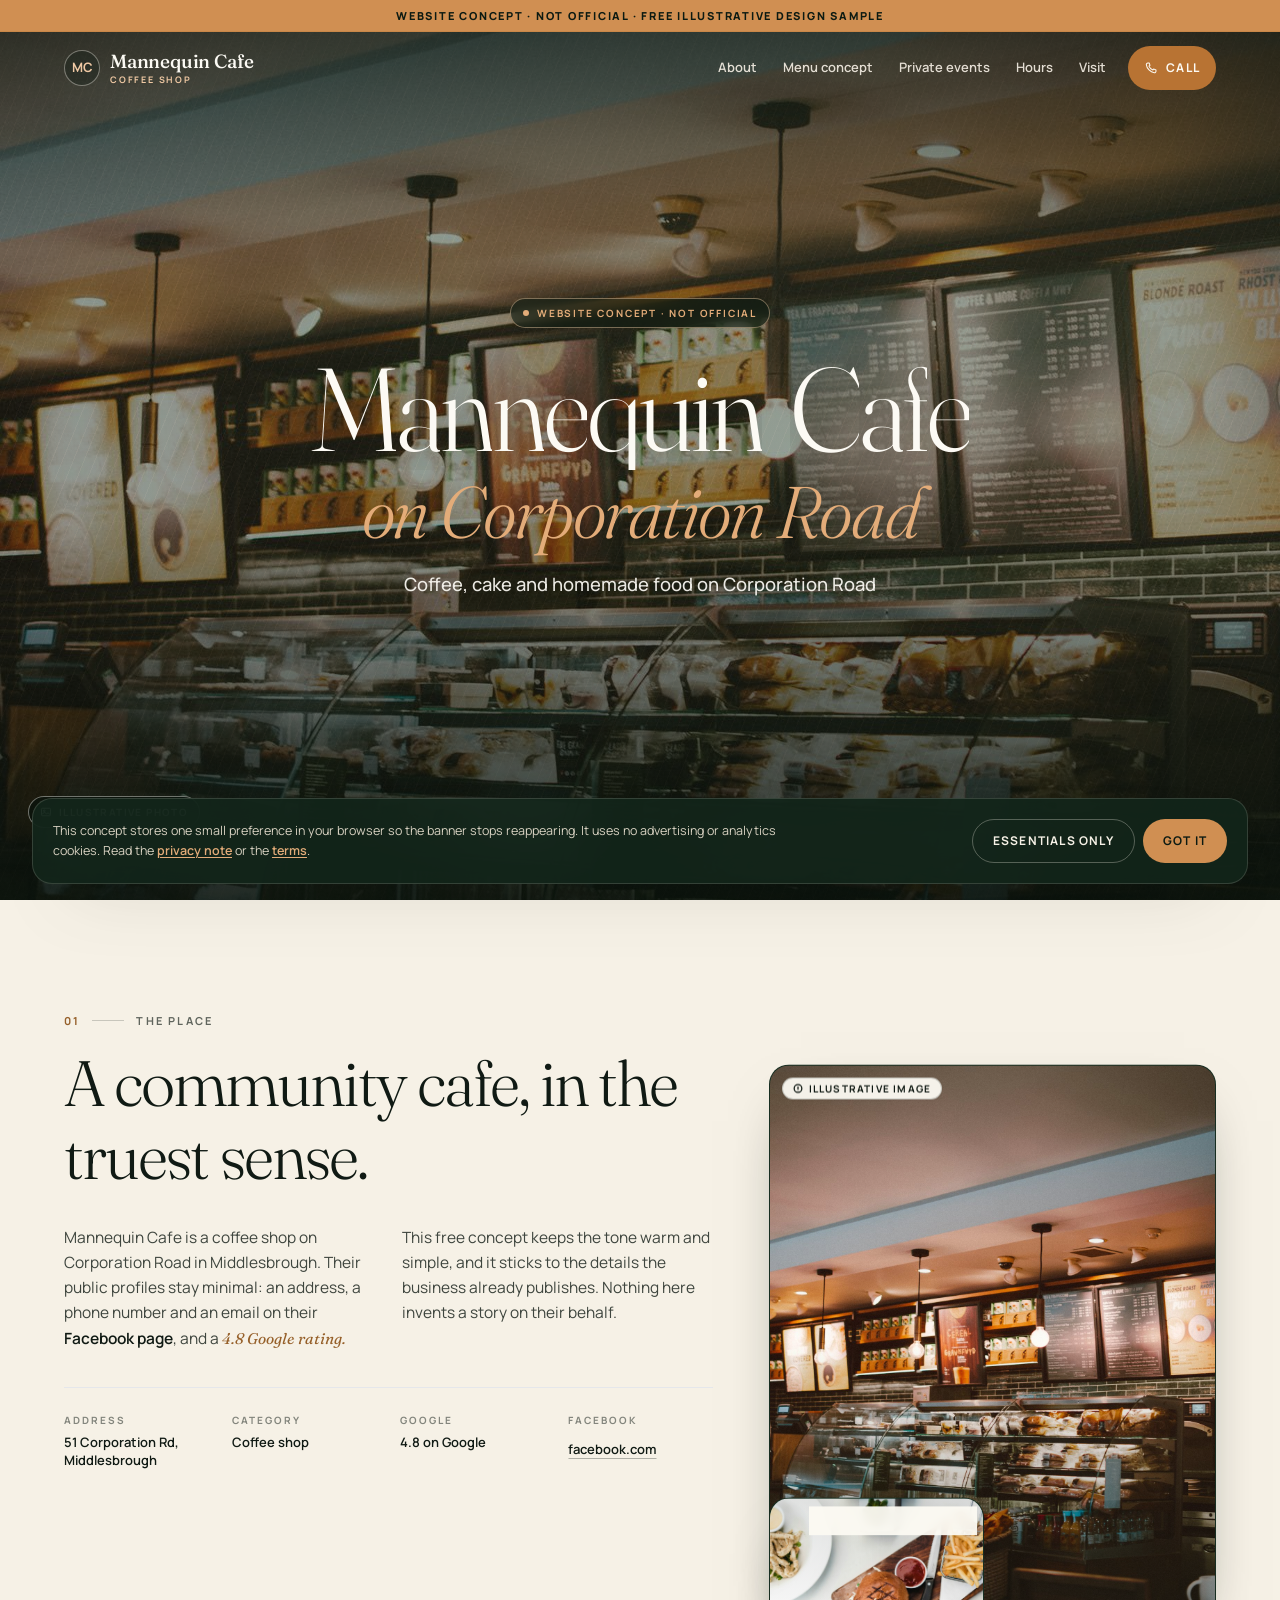
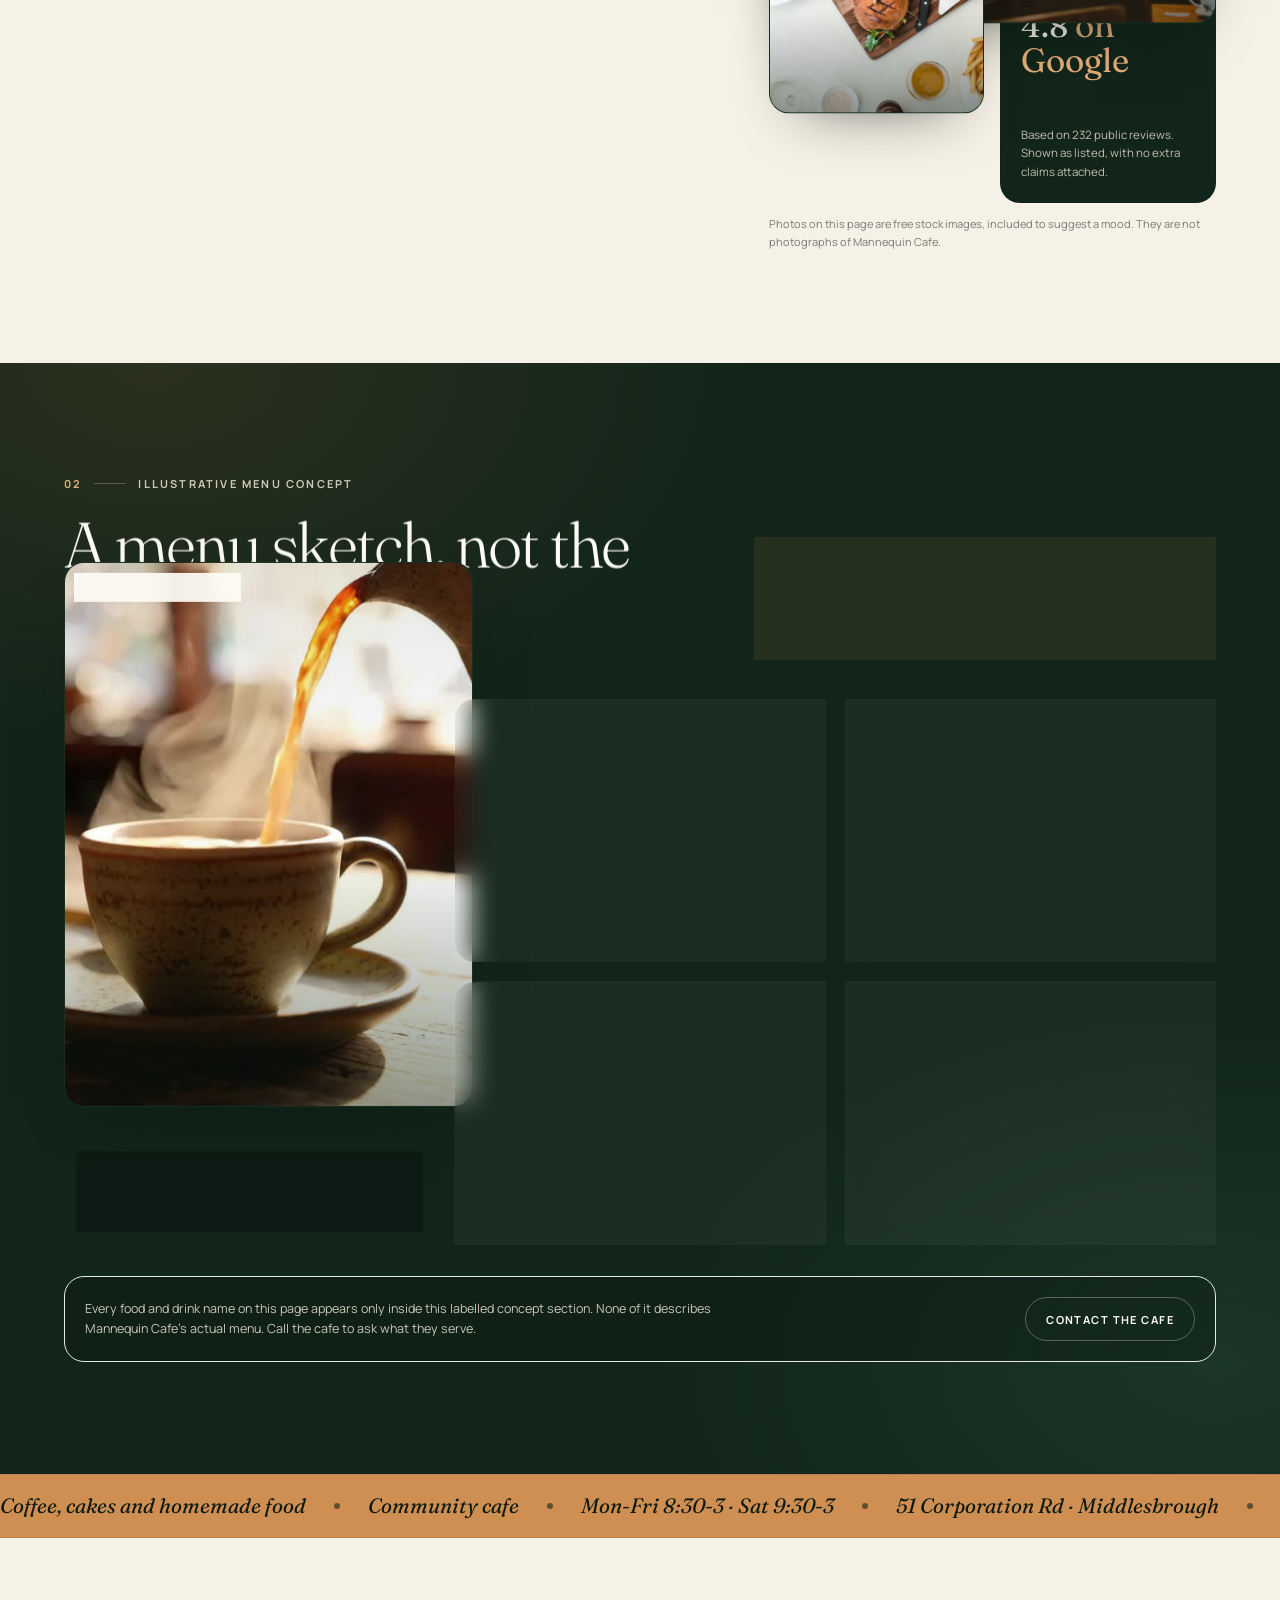
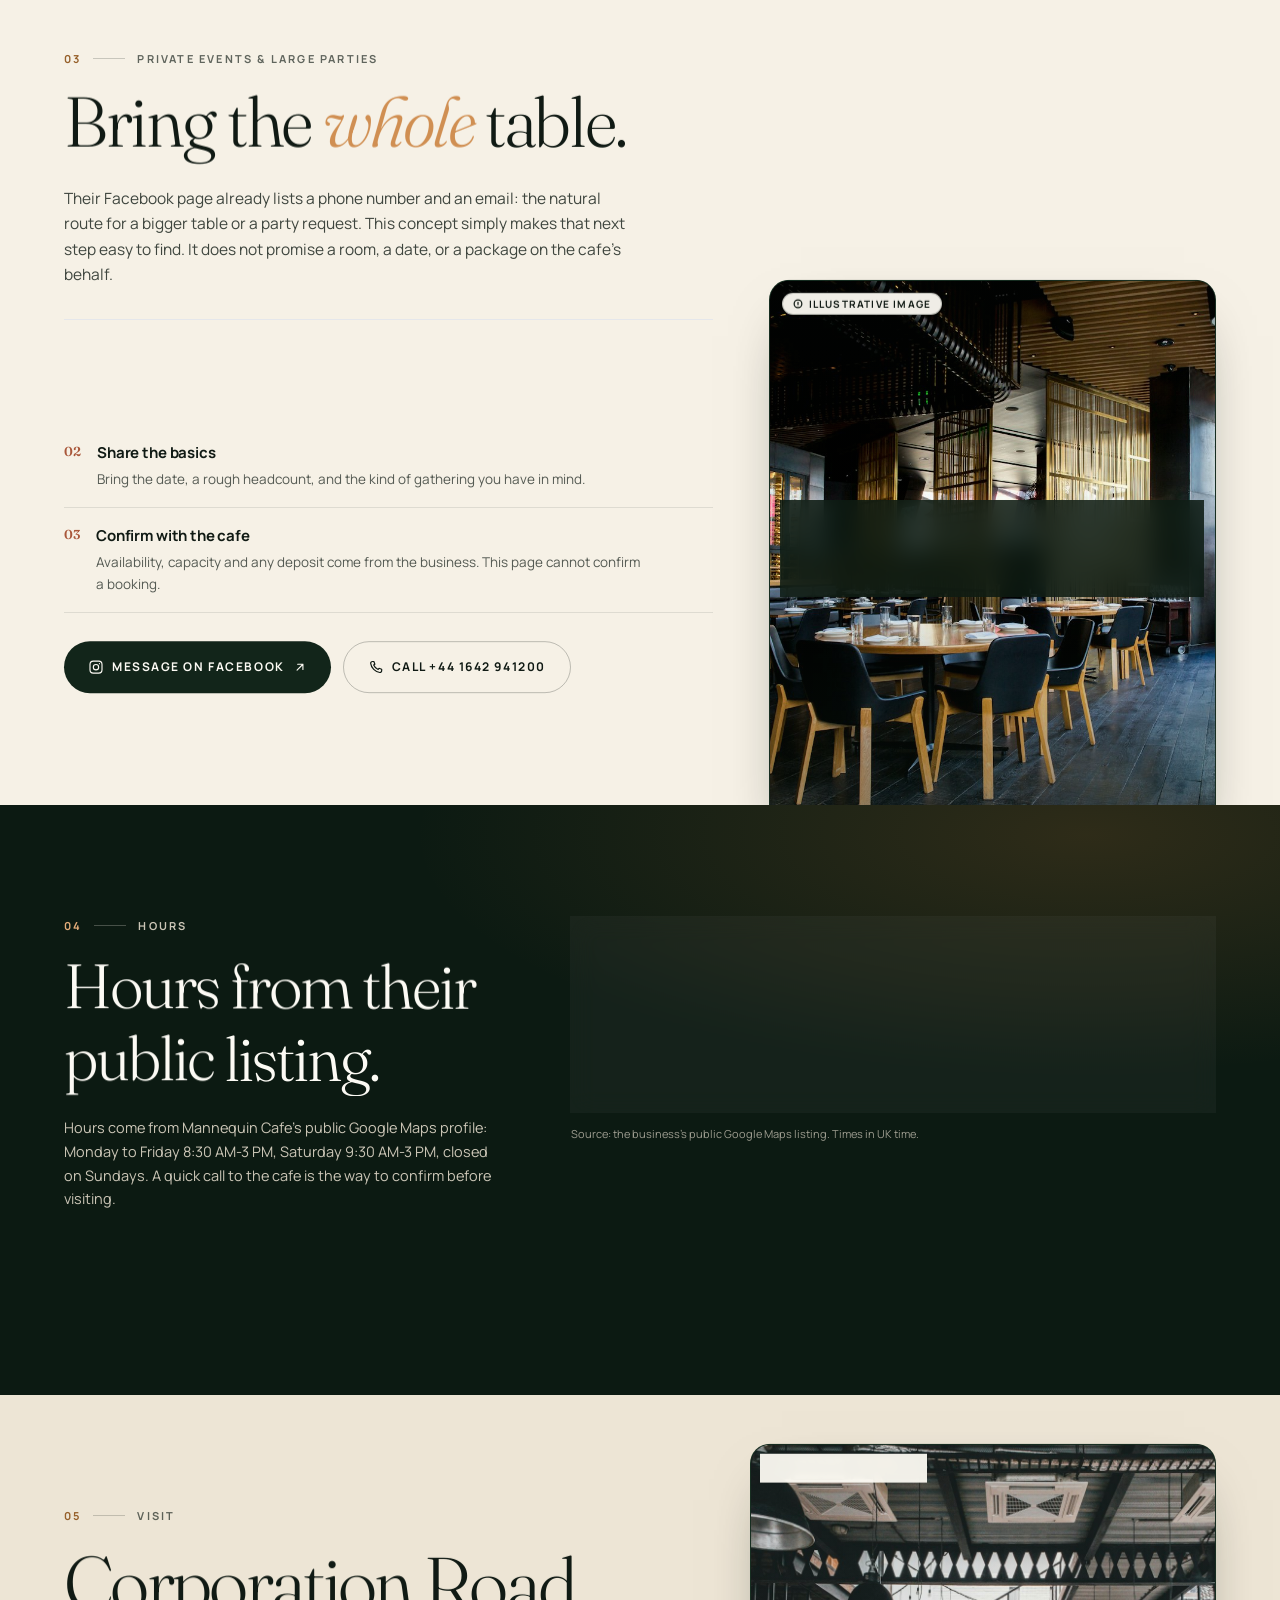
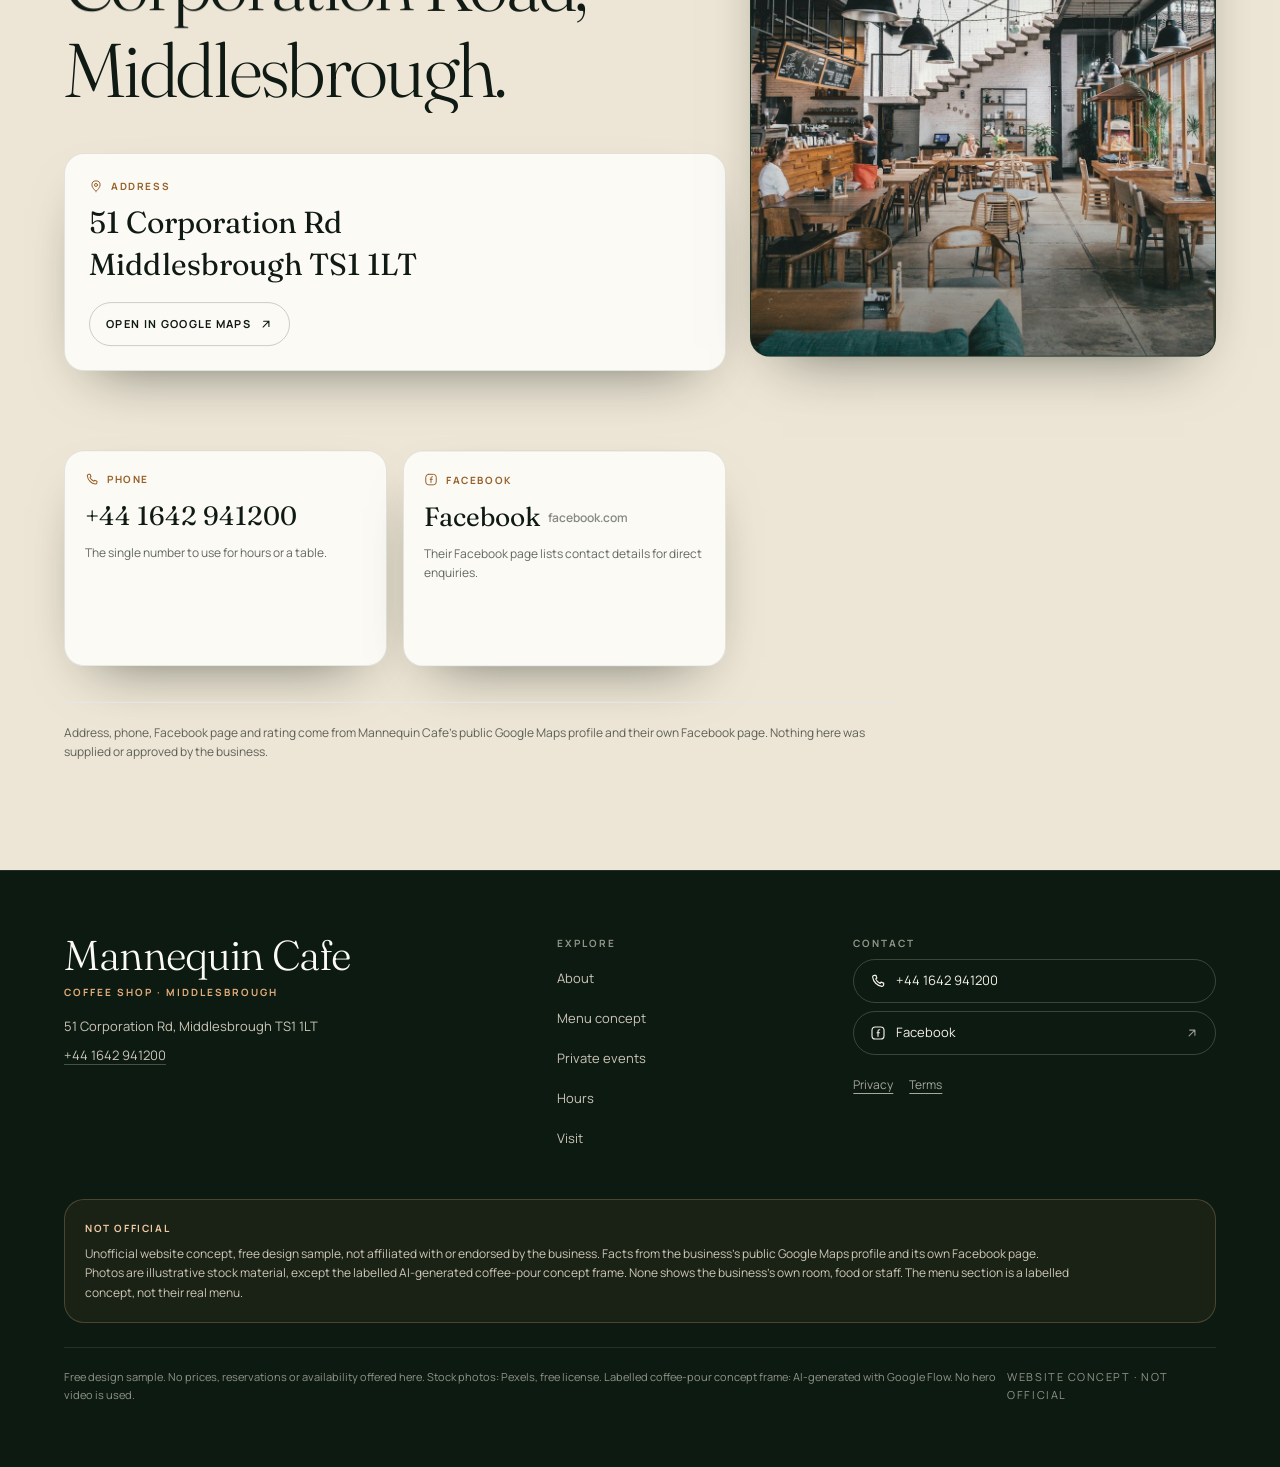
<file: index.html>
<!doctype html>
<html lang="en">
  <head>
    <meta charset="UTF-8" />
    <meta name="viewport" content="width=device-width, initial-scale=1.0" />
    <meta name="robots" content="noindex,nofollow" />
    <meta name="theme-color" content="#0C1A12" />
    <meta
      name="description"
      content="A free, unofficial website concept for Mannequin Cafe, a coffee shop on Corporation Road in Middlesbrough. Not the official website."
    />
    <title>Mannequin Cafe · Coffee Shop · Website Concept (Not Official)</title>

    <!--
      Deep links such as /privacy work on static hosts that fall back to
      index.html (or 404.html). Because the build uses relative asset paths
      (base './'), this snippet points relative URLs back at the app folder
      when the browser lands on a known route one level deep.
    -->
    <script>
      (function () {
        try {
          var path = window.location.pathname
          var match = path.match(/^(.*)\/(privacy|terms)\/?$/)
          if (match) {
            var base = document.createElement('base')
            base.href = (match[1] || '') + '/'
            document.head.appendChild(base)
          }
        } catch (e) {}
      })()
    </script>

    <link
      rel="preload"
      href="./28-fraunces-normal.woff2"
      as="font"
      type="font/woff2"
      crossorigin
    />
    <link
      rel="preload"
      href="./25-manrope-normal.woff2"
      as="font"
      type="font/woff2"
      crossorigin
    />
    <link rel="stylesheet" href="./33-fonts.css" />
    <script type="module" crossorigin src="./34-app.js"></script>
    <link rel="stylesheet" crossorigin href="./18-style.css">
    <style>@media(max-width:600px){main button{margin-top:24px}}</style>
  </head>
  <body>
    <div id="root"></div>
  </body>
</html>
</file>
<file: 33-fonts.css>
@font-face {
  font-family: 'Fraunces';
  font-style: normal;
  font-weight: 300 700;
  font-display: swap;
  src: url('./28-fraunces-normal.woff2') format('woff2');
}

@font-face {
  font-family: 'Fraunces';
  font-style: italic;
  font-weight: 300 600;
  font-display: swap;
  src: url('./27-fraunces-italic.woff2') format('woff2');
}

@font-face {
  font-family: 'Manrope';
  font-style: normal;
  font-weight: 300 800;
  font-display: swap;
  src: url('./25-manrope-normal.woff2') format('woff2');
}
</file>
<file: 18-style.css>
*,:after,:before{--tw-border-spacing-x:0;--tw-border-spacing-y:0;--tw-translate-x:0;--tw-translate-y:0;--tw-rotate:0;--tw-skew-x:0;--tw-skew-y:0;--tw-scale-x:1;--tw-scale-y:1;--tw-pan-x: ;--tw-pan-y: ;--tw-pinch-zoom: ;--tw-scroll-snap-strictness:proximity;--tw-gradient-from-position: ;--tw-gradient-via-position: ;--tw-gradient-to-position: ;--tw-ordinal: ;--tw-slashed-zero: ;--tw-numeric-figure: ;--tw-numeric-spacing: ;--tw-numeric-fraction: ;--tw-ring-inset: ;--tw-ring-offset-width:0px;--tw-ring-offset-color:#fff;--tw-ring-color:rgba(59,130,246,.5);--tw-ring-offset-shadow:0 0 #0000;--tw-ring-shadow:0 0 #0000;--tw-shadow:0 0 #0000;--tw-shadow-colored:0 0 #0000;--tw-blur: ;--tw-brightness: ;--tw-contrast: ;--tw-grayscale: ;--tw-hue-rotate: ;--tw-invert: ;--tw-saturate: ;--tw-sepia: ;--tw-drop-shadow: ;--tw-backdrop-blur: ;--tw-backdrop-brightness: ;--tw-backdrop-contrast: ;--tw-backdrop-grayscale: ;--tw-backdrop-hue-rotate: ;--tw-backdrop-invert: ;--tw-backdrop-opacity: ;--tw-backdrop-saturate: ;--tw-backdrop-sepia: ;--tw-contain-size: ;--tw-contain-layout: ;--tw-contain-paint: ;--tw-contain-style: }::backdrop{--tw-border-spacing-x:0;--tw-border-spacing-y:0;--tw-translate-x:0;--tw-translate-y:0;--tw-rotate:0;--tw-skew-x:0;--tw-skew-y:0;--tw-scale-x:1;--tw-scale-y:1;--tw-pan-x: ;--tw-pan-y: ;--tw-pinch-zoom: ;--tw-scroll-snap-strictness:proximity;--tw-gradient-from-position: ;--tw-gradient-via-position: ;--tw-gradient-to-position: ;--tw-ordinal: ;--tw-slashed-zero: ;--tw-numeric-figure: ;--tw-numeric-spacing: ;--tw-numeric-fraction: ;--tw-ring-inset: ;--tw-ring-offset-width:0px;--tw-ring-offset-color:#fff;--tw-ring-color:rgba(59,130,246,.5);--tw-ring-offset-shadow:0 0 #0000;--tw-ring-shadow:0 0 #0000;--tw-shadow:0 0 #0000;--tw-shadow-colored:0 0 #0000;--tw-blur: ;--tw-brightness: ;--tw-contrast: ;--tw-grayscale: ;--tw-hue-rotate: ;--tw-invert: ;--tw-saturate: ;--tw-sepia: ;--tw-drop-shadow: ;--tw-backdrop-blur: ;--tw-backdrop-brightness: ;--tw-backdrop-contrast: ;--tw-backdrop-grayscale: ;--tw-backdrop-hue-rotate: ;--tw-backdrop-invert: ;--tw-backdrop-opacity: ;--tw-backdrop-saturate: ;--tw-backdrop-sepia: ;--tw-contain-size: ;--tw-contain-layout: ;--tw-contain-paint: ;--tw-contain-style: }/*! tailwindcss v3.4.19 | MIT License | https://tailwindcss.com*/*,:after,:before{box-sizing:border-box;border:0 solid #e5e7eb}:after,:before{--tw-content:""}:host,html{line-height:1.5;-webkit-text-size-adjust:100%;-moz-tab-size:4;-o-tab-size:4;tab-size:4;font-family:Manrope,system-ui,-apple-system,Segoe UI,sans-serif;font-feature-settings:normal;font-variation-settings:normal;-webkit-tap-highlight-color:transparent}body{margin:0;line-height:inherit}hr{height:0;color:inherit;border-top-width:1px}abbr:where([title]){-webkit-text-decoration:underline dotted;text-decoration:underline dotted}h1,h2,h3,h4,h5,h6{font-size:inherit;font-weight:inherit}a{color:inherit;text-decoration:inherit}b,strong{font-weight:bolder}code,kbd,pre,samp{font-family:ui-monospace,SFMono-Regular,Menlo,Monaco,Consolas,Liberation Mono,Courier New,monospace;font-feature-settings:normal;font-variation-settings:normal;font-size:1em}small{font-size:80%}sub,sup{font-size:75%;line-height:0;position:relative;vertical-align:baseline}sub{bottom:-.25em}sup{top:-.5em}table{text-indent:0;border-color:inherit;border-collapse:collapse}button,input,optgroup,select,textarea{font-family:inherit;font-feature-settings:inherit;font-variation-settings:inherit;font-size:100%;font-weight:inherit;line-height:inherit;letter-spacing:inherit;color:inherit;margin:0;padding:0}button,select{text-transform:none}button,input:where([type=button]),input:where([type=reset]),input:where([type=submit]){-webkit-appearance:button;background-color:transparent;background-image:none}:-moz-focusring{outline:auto}:-moz-ui-invalid{box-shadow:none}progress{vertical-align:baseline}::-webkit-inner-spin-button,::-webkit-outer-spin-button{height:auto}[type=search]{-webkit-appearance:textfield;outline-offset:-2px}::-webkit-search-decoration{-webkit-appearance:none}::-webkit-file-upload-button{-webkit-appearance:button;font:inherit}summary{display:list-item}blockquote,dd,dl,figure,h1,h2,h3,h4,h5,h6,hr,p,pre{margin:0}fieldset{margin:0}fieldset,legend{padding:0}menu,ol,ul{list-style:none;margin:0;padding:0}dialog{padding:0}textarea{resize:vertical}input::-moz-placeholder,textarea::-moz-placeholder{opacity:1;color:#9ca3af}input::placeholder,textarea::placeholder{opacity:1;color:#9ca3af}[role=button],button{cursor:pointer}:disabled{cursor:default}audio,canvas,embed,iframe,img,object,svg,video{display:block;vertical-align:middle}img,video{max-width:100%;height:auto}[hidden]:where(:not([hidden=until-found])){display:none}.sr-only{position:absolute;width:1px;height:1px;padding:0;margin:-1px;overflow:hidden;clip:rect(0,0,0,0);white-space:nowrap;border-width:0}.pointer-events-none{pointer-events:none}.visible{visibility:visible}.static{position:static}.fixed{position:fixed}.absolute{position:absolute}.relative{position:relative}.sticky{position:sticky}.inset-0{top:0;right:0;bottom:0;left:0}.inset-x-0{left:0;right:0}.inset-x-3{left:.75rem;right:.75rem}.inset-x-\[12\%\]{left:12%;right:12%}.inset-x-\[16\%\]{left:16%;right:16%}.bottom-0{bottom:0}.bottom-2{bottom:.5rem}.bottom-3{bottom:.75rem}.bottom-4{bottom:1rem}.bottom-\[14\%\]{bottom:14%}.left-0{left:0}.left-1\/2{left:50%}.left-3{left:.75rem}.left-4{left:1rem}.right-0{right:0}.right-2\.5{right:.625rem}.right-4{right:1rem}.top-0{top:0}.top-1\.5{top:.375rem}.top-2\.5{top:.625rem}.top-3{top:.75rem}.top-4{top:1rem}.top-\[14\%\]{top:14%}.top-\[18\%\]{top:18%}.top-\[22\%\]{top:22%}.top-\[26\%\]{top:26%}.top-\[8\%\]{top:8%}.top-\[var\(--banner-h\)\]{top:var(--banner-h)}.isolate{isolation:isolate}.-z-10{z-index:-10}.z-10{z-index:10}.z-20{z-index:20}.z-40{z-index:40}.z-50{z-index:50}.z-\[45\]{z-index:45}.mx-auto{margin-left:auto;margin-right:auto}.mb-6{margin-bottom:1.5rem}.ml-2{margin-left:.5rem}.ml-auto{margin-left:auto}.mt-1{margin-top:.25rem}.mt-1\.5{margin-top:.375rem}.mt-10{margin-top:2.5rem}.mt-12{margin-top:3rem}.mt-2{margin-top:.5rem}.mt-3{margin-top:.75rem}.mt-4{margin-top:1rem}.mt-5{margin-top:1.25rem}.mt-6{margin-top:1.5rem}.mt-7{margin-top:1.75rem}.mt-8{margin-top:2rem}.mt-9{margin-top:2.25rem}.block{display:block}.inline-block{display:inline-block}.flex{display:flex}.inline-flex{display:inline-flex}.table{display:table}.grid{display:grid}.hidden{display:none}.aspect-\[4\/3\]{aspect-ratio:4/3}.aspect-\[4\/5\]{aspect-ratio:4/5}.aspect-square{aspect-ratio:1/1}.h-1{height:.25rem}.h-1\.5{height:.375rem}.h-1\/2{height:50%}.h-1\/3{height:33.333333%}.h-11{height:2.75rem}.h-12{height:3rem}.h-16{height:4rem}.h-2{height:.5rem}.h-2\.5{height:.625rem}.h-24{height:6rem}.h-3{height:.75rem}.h-3\.5{height:.875rem}.h-4{height:1rem}.h-5{height:1.25rem}.h-9{height:2.25rem}.h-\[1\.6px\]{height:1.6px}.h-\[16\%\]{height:16%}.h-\[24\%\]{height:24%}.h-\[42\%\]{height:42%}.h-\[46\%\]{height:46%}.h-\[6\%\]{height:6%}.h-\[62\%\]{height:62%}.h-\[70\%\]{height:70%}.h-\[74\%\]{height:74%}.h-\[88\%\]{height:88%}.h-\[var\(--banner-h\)\]{height:var(--banner-h)}.h-\[var\(--header-h\)\]{height:var(--header-h)}.h-full{height:100%}.h-px{height:1px}.min-h-\[100svh\]{min-height:100svh}.min-h-\[32px\]{min-height:32px}.min-h-\[36px\]{min-height:36px}.min-h-\[40px\]{min-height:40px}.min-h-\[44px\]{min-height:44px}.min-h-\[48px\]{min-height:48px}.min-h-\[52px\]{min-height:52px}.min-h-\[54px\]{min-height:54px}.min-h-screen{min-height:100vh}.w-1{width:.25rem}.w-1\.5{width:.375rem}.w-11{width:2.75rem}.w-12{width:3rem}.w-2{width:.5rem}.w-2\.5{width:.625rem}.w-24{width:6rem}.w-3{width:.75rem}.w-3\.5{width:.875rem}.w-4{width:1rem}.w-5{width:1.25rem}.w-6{width:1.5rem}.w-8{width:2rem}.w-9{width:2.25rem}.w-\[38\%\]{width:38%}.w-\[52\%\]{width:52%}.w-full{width:100%}.w-max{width:-moz-max-content;width:max-content}.w-px{width:1px}.max-w-\[18ch\]{max-width:18ch}.max-w-\[20ch\]{max-width:20ch}.max-w-\[22ch\]{max-width:22ch}.max-w-\[24rem\]{max-width:24rem}.max-w-\[26rem\]{max-width:26rem}.max-w-\[27rem\]{max-width:27rem}.max-w-\[34rem\]{max-width:34rem}.max-w-\[36rem\]{max-width:36rem}.max-w-\[42rem\]{max-width:42rem}.max-w-\[46rem\]{max-width:46rem}.max-w-\[52rem\]{max-width:52rem}.max-w-\[54rem\]{max-width:54rem}.max-w-\[62rem\]{max-width:62rem}.max-w-shell{max-width:76rem}.flex-1{flex:1 1 0%}.shrink-0{flex-shrink:0}.origin-bottom{transform-origin:bottom}.origin-left{transform-origin:left}.-translate-x-1\/2{--tw-translate-x:-50%}.-rotate-45,.-translate-x-1\/2{transform:translate(var(--tw-translate-x),var(--tw-translate-y)) rotate(var(--tw-rotate)) skew(var(--tw-skew-x)) skewY(var(--tw-skew-y)) scaleX(var(--tw-scale-x)) scaleY(var(--tw-scale-y))}.-rotate-45{--tw-rotate:-45deg}.rotate-180{--tw-rotate:180deg}.rotate-180,.rotate-45{transform:translate(var(--tw-translate-x),var(--tw-translate-y)) rotate(var(--tw-rotate)) skew(var(--tw-skew-x)) skewY(var(--tw-skew-y)) scaleX(var(--tw-scale-x)) scaleY(var(--tw-scale-y))}.rotate-45{--tw-rotate:45deg}.scale-x-0{--tw-scale-x:0}.scale-x-0,.transform{transform:translate(var(--tw-translate-x),var(--tw-translate-y)) rotate(var(--tw-rotate)) skew(var(--tw-skew-x)) skewY(var(--tw-skew-y)) scaleX(var(--tw-scale-x)) scaleY(var(--tw-scale-y))}.cursor-pointer{cursor:pointer}.resize{resize:both}.grid-cols-2{grid-template-columns:repeat(2,minmax(0,1fr))}.grid-cols-\[auto_1fr\]{grid-template-columns:auto 1fr}.flex-col{flex-direction:column}.flex-wrap{flex-wrap:wrap}.items-start{align-items:flex-start}.items-end{align-items:flex-end}.items-center{align-items:center}.items-baseline{align-items:baseline}.justify-end{justify-content:flex-end}.justify-center{justify-content:center}.justify-between{justify-content:space-between}.gap-0\.5{gap:.125rem}.gap-1\.5{gap:.375rem}.gap-10{gap:2.5rem}.gap-2{gap:.5rem}.gap-2\.5{gap:.625rem}.gap-3{gap:.75rem}.gap-4{gap:1rem}.gap-5{gap:1.25rem}.gap-6{gap:1.5rem}.gap-7{gap:1.75rem}.gap-8{gap:2rem}.gap-9{gap:2.25rem}.gap-x-4{-moz-column-gap:1rem;column-gap:1rem}.gap-x-5{-moz-column-gap:1.25rem;column-gap:1.25rem}.gap-x-6{-moz-column-gap:1.5rem;column-gap:1.5rem}.gap-y-1{row-gap:.25rem}.gap-y-2{row-gap:.5rem}.gap-y-5{row-gap:1.25rem}.space-y-7>:not([hidden])~:not([hidden]){--tw-space-y-reverse:0;margin-top:calc(1.75rem*(1 - var(--tw-space-y-reverse)));margin-bottom:calc(1.75rem*var(--tw-space-y-reverse))}.overflow-hidden,.truncate{overflow:hidden}.truncate{text-overflow:ellipsis}.truncate,.whitespace-nowrap{white-space:nowrap}.rounded{border-radius:.25rem}.rounded-2xl{border-radius:1rem}.rounded-card{border-radius:1.25rem}.rounded-full{border-radius:9999px}.rounded-sm{border-radius:.125rem}.rounded-xl{border-radius:.75rem}.rounded-b-md{border-bottom-right-radius:.375rem;border-bottom-left-radius:.375rem}.rounded-t-full{border-top-left-radius:9999px;border-top-right-radius:9999px}.rounded-t-md{border-top-left-radius:.375rem;border-top-right-radius:.375rem}.rounded-t-sm{border-top-left-radius:.125rem;border-top-right-radius:.125rem}.border{border-width:1px}.border-y{border-top-width:1px}.border-b,.border-y{border-bottom-width:1px}.border-t{border-top-width:1px}.border-bone-100\/10{border-color:#f6f0e51a}.border-bone-100\/15{border-color:#f6f0e526}.border-bone-100\/20{border-color:#f6f0e533}.border-bone-100\/25{border-color:#f6f0e540}.border-bone-100\/30{border-color:#f6f0e54d}.border-bone-100\/40{border-color:#f6f0e566}.border-bottle-950\/10{border-color:#0c1a121a}.border-copper-300\/25{border-color:#e2ac7840}.border-copper-300\/35{border-color:#e2ac7859}.border-copper-500\/25{border-color:#b8733340}.border-copper-500\/30{border-color:#b873334d}.border-copper-500\/40{border-color:#b8733366}.border-ink\/10{border-color:#101a141a}.border-ink\/20{border-color:#101a1433}.border-ink\/25{border-color:#101a1440}.border-transparent{border-color:transparent}.bg-amber-200{--tw-bg-opacity:1;background-color:rgb(253 230 138/var(--tw-bg-opacity,1))}.bg-amber-200\/80{background-color:#fde68bcc}.bg-amber-300{--tw-bg-opacity:1;background-color:rgb(252 211 77/var(--tw-bg-opacity,1))}.bg-amber-300\/70{background-color:#fcd34db3}.bg-amber-400{--tw-bg-opacity:1;background-color:rgb(251 191 36/var(--tw-bg-opacity,1))}.bg-amber-400\/20{background-color:#fbbf2433}.bg-bone-100{--tw-bg-opacity:1;background-color:rgb(246 241 230/var(--tw-bg-opacity,1))}.bg-bone-100\/15{background-color:#f6f0e526}.bg-bone-100\/25{background-color:#f6f0e540}.bg-bone-200{--tw-bg-opacity:1;background-color:rgb(237 229 213/var(--tw-bg-opacity,1))}.bg-bone-50{--tw-bg-opacity:1;background-color:rgb(252 250 244/var(--tw-bg-opacity,1))}.bg-bone-50\/80{background-color:#fcfaf3cc}.bg-bone-50\/95{background-color:#fcfaf3f2}.bg-bone-50\/\[0\.045\]{background-color:#fcfaf30b}.bg-bone-50\/\[0\.04\]{background-color:#fcfaf30a}.bg-bottle-800{--tw-bg-opacity:1;background-color:rgb(24 49 35/var(--tw-bg-opacity,1))}.bg-bottle-900{--tw-bg-opacity:1;background-color:rgb(18 37 26/var(--tw-bg-opacity,1))}.bg-bottle-900\/60{background-color:#12251a99}.bg-bottle-900\/90{background-color:#12251ae6}.bg-bottle-950{--tw-bg-opacity:1;background-color:rgb(12 26 18/var(--tw-bg-opacity,1))}.bg-bottle-950\/30{background-color:#0c1a124d}.bg-bottle-950\/40{background-color:#0c1a1266}.bg-bottle-950\/80{background-color:#0c1a12cc}.bg-bottle-950\/85{background-color:#0c1a12d9}.bg-copper-300{--tw-bg-opacity:1;background-color:rgb(227 172 121/var(--tw-bg-opacity,1))}.bg-copper-400{--tw-bg-opacity:1;background-color:rgb(208 143 82/var(--tw-bg-opacity,1))}.bg-copper-400\/10{background-color:#d08f521a}.bg-copper-400\/15{background-color:#d08f5226}.bg-copper-400\/\[0\.07\]{background-color:#d08f5212}.bg-copper-500{--tw-bg-opacity:1;background-color:rgb(184 115 51/var(--tw-bg-opacity,1))}.bg-current{background-color:currentColor}.bg-green-700\/80{background-color:#15803dcc}.bg-green-950{--tw-bg-opacity:1;background-color:rgb(5 46 22/var(--tw-bg-opacity,1))}.bg-ink{--tw-bg-opacity:1;background-color:rgb(16 26 20/var(--tw-bg-opacity,1))}.bg-ink\/20{background-color:#101a1433}.bg-ink\/25{background-color:#101a1440}.bg-ink\/35{background-color:#101a1459}.bg-ink\/40{background-color:#101a1466}.bg-ink\/5{background-color:#101a140d}.bg-ink\/75{background-color:#101a14bf}.bg-transparent{background-color:transparent}.bg-\[linear-gradient\(180deg\,transparent\,rgba\(224\,162\,46\,\.16\)\)\]{background-image:linear-gradient(180deg,transparent,rgba(224,162,46,.16))}.bg-\[radial-gradient\(110\%_80\%_at_72\%_18\%\,\#4A3318_0\%\,\#2C4433_38\%\,\#17251C_66\%\,\#0B120D_100\%\)\]{background-image:radial-gradient(110% 80% at 72% 18%,#4a3318 0,#2c4433 38%,#17251c 66%,#0b120d)}.bg-\[radial-gradient\(120\%_100\%_at_30\%_10\%\,\#3B5238\,\#183123_60\%\,\#0C1A12\)\]{background-image:radial-gradient(120% 100% at 30% 10%,#3b5238,#183123 60%,#0c1a12)}.bg-\[radial-gradient\(120\%_140\%_at_50\%_-20\%\,\#3A2A17_0\%\,\#17251C_60\%\,\#0B120D_100\%\)\]{background-image:radial-gradient(120% 140% at 50% -20%,#3a2a17 0,#17251c 60%,#0b120d)}.bg-\[radial-gradient\(60\%_45\%_at_22\%_82\%\,rgba\(224\,162\,46\,\.22\)\,transparent_70\%\)\]{background-image:radial-gradient(60% 45% at 22% 82%,rgba(224,162,46,.22),transparent 70%)}.bg-\[radial-gradient\(90\%_70\%_at_30\%_20\%\,\#3A2A17_0\%\,\#17251C_55\%\,\#0B120D_100\%\)\]{background-image:radial-gradient(90% 70% at 30% 20%,#3a2a17 0,#17251c 55%,#0b120d)}.bg-gradient-to-b{background-image:linear-gradient(to bottom,var(--tw-gradient-stops))}.bg-gradient-to-t{background-image:linear-gradient(to top,var(--tw-gradient-stops))}.from-amber-400\/60{--tw-gradient-from:rgba(251,191,36,.6) var(--tw-gradient-from-position);--tw-gradient-to:rgba(251,191,36,0) var(--tw-gradient-to-position);--tw-gradient-stops:var(--tw-gradient-from),var(--tw-gradient-to)}.from-bottle-950\/45{--tw-gradient-from:rgba(12,26,18,.45) var(--tw-gradient-from-position);--tw-gradient-to:rgba(12,26,18,0) var(--tw-gradient-to-position);--tw-gradient-stops:var(--tw-gradient-from),var(--tw-gradient-to)}.from-green-800{--tw-gradient-from:#166534 var(--tw-gradient-from-position);--tw-gradient-to:rgba(22,101,52,0) var(--tw-gradient-to-position);--tw-gradient-stops:var(--tw-gradient-from),var(--tw-gradient-to)}.from-ink{--tw-gradient-from:#101a14 var(--tw-gradient-from-position);--tw-gradient-to:rgba(16,26,20,0) var(--tw-gradient-to-position);--tw-gradient-stops:var(--tw-gradient-from),var(--tw-gradient-to)}.from-ink\/80{--tw-gradient-from:rgba(16,26,20,.8) var(--tw-gradient-from-position);--tw-gradient-to:rgba(16,26,20,0) var(--tw-gradient-to-position);--tw-gradient-stops:var(--tw-gradient-from),var(--tw-gradient-to)}.from-transparent{--tw-gradient-from:transparent var(--tw-gradient-from-position);--tw-gradient-to:transparent var(--tw-gradient-to-position);--tw-gradient-stops:var(--tw-gradient-from),var(--tw-gradient-to)}.via-amber-300\/25{--tw-gradient-to:rgba(252,211,77,0) var(--tw-gradient-to-position);--tw-gradient-stops:var(--tw-gradient-from),rgba(252,211,77,.25) var(--tw-gradient-via-position),var(--tw-gradient-to)}.via-amber-400\/70{--tw-gradient-to:rgba(251,191,36,0) var(--tw-gradient-to-position);--tw-gradient-stops:var(--tw-gradient-from),rgba(251,191,36,.7) var(--tw-gradient-via-position),var(--tw-gradient-to)}.via-ink\/50{--tw-gradient-to:rgba(16,26,20,0) var(--tw-gradient-to-position);--tw-gradient-stops:var(--tw-gradient-from),rgba(16,26,20,.5) var(--tw-gradient-via-position),var(--tw-gradient-to)}.via-transparent{--tw-gradient-to:transparent var(--tw-gradient-to-position);--tw-gradient-stops:var(--tw-gradient-from),transparent var(--tw-gradient-via-position),var(--tw-gradient-to)}.to-bottle-950\/10{--tw-gradient-to:rgba(12,26,18,.1) var(--tw-gradient-to-position)}.to-green-950{--tw-gradient-to:#052e16 var(--tw-gradient-to-position)}.to-transparent{--tw-gradient-to:transparent var(--tw-gradient-to-position)}.object-cover{-o-object-fit:cover;object-fit:cover}.p-3{padding:.75rem}.p-4{padding:1rem}.p-5{padding:1.25rem}.px-1{padding-left:.25rem;padding-right:.25rem}.px-2{padding-left:.5rem;padding-right:.5rem}.px-2\.5{padding-left:.625rem;padding-right:.625rem}.px-3{padding-left:.75rem;padding-right:.75rem}.px-4{padding-left:1rem;padding-right:1rem}.px-5{padding-left:1.25rem;padding-right:1.25rem}.px-6{padding-left:1.5rem;padding-right:1.5rem}.px-7{padding-left:1.75rem;padding-right:1.75rem}.px-8{padding-left:2rem;padding-right:2rem}.py-0\.5{padding-top:.125rem;padding-bottom:.125rem}.py-1\.5{padding-top:.375rem;padding-bottom:.375rem}.py-12{padding-top:3rem;padding-bottom:3rem}.py-16{padding-top:4rem;padding-bottom:4rem}.py-2{padding-top:.5rem;padding-bottom:.5rem}.py-3\.5{padding-top:.875rem;padding-bottom:.875rem}.py-4{padding-top:1rem;padding-bottom:1rem}.py-\[5px\]{padding-top:5px;padding-bottom:5px}.pb-16{padding-bottom:4rem}.pb-20{padding-bottom:5rem}.pb-3{padding-bottom:.75rem}.pb-5{padding-bottom:1.25rem}.pb-6{padding-bottom:1.5rem}.pb-\[0\.06em\]{padding-bottom:.06em}.pb-\[0\.12em\]{padding-bottom:.12em}.pb-\[12\%\]{padding-bottom:12%}.pt-2{padding-top:.5rem}.pt-28{padding-top:7rem}.pt-5{padding-top:1.25rem}.pt-6{padding-top:1.5rem}.pt-8{padding-top:2rem}.text-center{text-align:center}.align-bottom{vertical-align:bottom}.font-display{font-family:Fraunces,Georgia,serif}.font-sans{font-family:Manrope,system-ui,-apple-system,Segoe UI,sans-serif}.text-\[1\.4rem\]{font-size:1.4rem}.text-\[10px\]{font-size:10px}.text-\[11\.5px\]{font-size:11.5px}.text-\[11px\]{font-size:11px}.text-\[12\.5px\]{font-size:12.5px}.text-\[12px\]{font-size:12px}.text-\[13\.5px\]{font-size:13.5px}.text-\[13px\]{font-size:13px}.text-\[14\.5px\]{font-size:14.5px}.text-\[14px\]{font-size:14px}.text-\[15\.5px\]{font-size:15.5px}.text-\[15px\]{font-size:15px}.text-\[19px\]{font-size:19px}.text-\[21px\]{font-size:21px}.text-\[9px\]{font-size:9px}.text-\[clamp\(1\.25rem\,2\.2vw\,1\.6rem\)\]{font-size:clamp(1.25rem,2.2vw,1.6rem)}.text-\[clamp\(1\.2rem\,2\.4vw\,1\.6rem\)\]{font-size:clamp(1.2rem,2.4vw,1.6rem)}.text-\[clamp\(1\.3rem\,2\.4vw\,1\.65rem\)\]{font-size:clamp(1.3rem,2.4vw,1.65rem)}.text-\[clamp\(1\.3rem\,2\.4vw\,1\.75rem\)\]{font-size:clamp(1.3rem,2.4vw,1.75rem)}.text-\[clamp\(1\.4rem\,2\.6vw\,1\.9rem\)\]{font-size:clamp(1.4rem,2.6vw,1.9rem)}.text-\[clamp\(1\.6rem\,3vw\,2\.1rem\)\]{font-size:clamp(1.6rem,3vw,2.1rem)}.text-\[clamp\(1\.9rem\,3\.6vw\,2\.6rem\)\]{font-size:clamp(1.9rem,3.6vw,2.6rem)}.text-\[clamp\(1rem\,2\.1vw\,1\.25rem\)\]{font-size:clamp(1rem,2.1vw,1.25rem)}.text-\[clamp\(1rem\,2vw\,1\.3rem\)\]{font-size:clamp(1rem,2vw,1.3rem)}.text-\[clamp\(2\.1rem\,5\.2vw\,4rem\)\]{font-size:clamp(2.1rem,5.2vw,4rem)}.text-\[clamp\(2\.1rem\,5vw\,3\.4rem\)\]{font-size:clamp(2.1rem,5vw,3.4rem)}.text-\[clamp\(2\.2rem\,5\.2vw\,3\.9rem\)\]{font-size:clamp(2.2rem,5.2vw,3.9rem)}.text-\[clamp\(2\.3rem\,5\.6vw\,4\.4rem\)\]{font-size:clamp(2.3rem,5.6vw,4.4rem)}.text-\[clamp\(2\.3rem\,6vw\,4\.75rem\)\]{font-size:clamp(2.3rem,6vw,4.75rem)}.text-\[clamp\(3\.1rem\,13vw\,8\.75rem\)\]{font-size:clamp(3.1rem,13vw,8.75rem)}.font-bold{font-weight:700}.font-extrabold{font-weight:800}.font-light{font-weight:300}.font-medium{font-weight:500}.font-semibold{font-weight:600}.uppercase{text-transform:uppercase}.italic{font-style:italic}.not-italic{font-style:normal}.tabular-nums{--tw-numeric-spacing:tabular-nums;font-variant-numeric:var(--tw-ordinal) var(--tw-slashed-zero) var(--tw-numeric-figure) var(--tw-numeric-spacing) var(--tw-numeric-fraction)}.leading-\[0\.86\]{line-height:.86}.leading-\[0\.99\]{line-height:.99}.leading-\[1\.02\]{line-height:1.02}.leading-\[1\.03\]{line-height:1.03}.leading-\[1\.05\]{line-height:1.05}.leading-\[1\],.leading-none{line-height:1}.leading-relaxed{line-height:1.625}.leading-snug{line-height:1.375}.leading-tight{line-height:1.25}.tracking-\[-0\.01em\]{letter-spacing:-.01em}.tracking-\[-0\.02em\]{letter-spacing:-.02em}.tracking-\[-0\.032em\]{letter-spacing:-.032em}.tracking-\[-0\.035em\]{letter-spacing:-.035em}.tracking-\[-0\.03em\]{letter-spacing:-.03em}.tracking-\[0\.01em\]{letter-spacing:.01em}.tracking-\[0\.08em\]{letter-spacing:.08em}.tracking-\[0\.12em\]{letter-spacing:.12em}.tracking-\[0\.13em\]{letter-spacing:.13em}.tracking-\[0\.14em\]{letter-spacing:.14em}.tracking-\[0\.15em\]{letter-spacing:.15em}.tracking-\[0\.16em\]{letter-spacing:.16em}.tracking-\[0\.1em\]{letter-spacing:.1em}.tracking-label{letter-spacing:.2em}.text-amber-300{--tw-text-opacity:1;color:rgb(252 211 77/var(--tw-text-opacity,1))}.text-bone-100{--tw-text-opacity:1;color:rgb(246 241 230/var(--tw-text-opacity,1))}.text-bone-100\/90{color:#f6f0e5e6}.text-bone-100\/95{color:#f6f0e5f2}.text-bone-200\/60{color:#ede4d499}.text-bone-200\/65{color:#ede4d4a6}.text-bone-200\/70{color:#ede4d4b3}.text-bone-200\/80{color:#ede4d4cc}.text-bone-200\/85{color:#ede4d4d9}.text-bone-200\/90{color:#ede4d4e6}.text-bone-50{--tw-text-opacity:1;color:rgb(252 250 244/var(--tw-text-opacity,1))}.text-bottle-800{--tw-text-opacity:1;color:rgb(24 49 35/var(--tw-text-opacity,1))}.text-bottle-950{--tw-text-opacity:1;color:rgb(12 26 18/var(--tw-text-opacity,1))}.text-clay{--tw-text-opacity:1;color:rgb(169 87 58/var(--tw-text-opacity,1))}.text-copper-200{--tw-text-opacity:1;color:rgb(240 201 164/var(--tw-text-opacity,1))}.text-copper-200\/80{color:#f0c8a3cc}.text-copper-300{--tw-text-opacity:1;color:rgb(227 172 121/var(--tw-text-opacity,1))}.text-copper-400{--tw-text-opacity:1;color:rgb(208 143 82/var(--tw-text-opacity,1))}.text-copper-600{--tw-text-opacity:1;color:rgb(150 96 42/var(--tw-text-opacity,1))}.text-ink{--tw-text-opacity:1;color:rgb(16 26 20/var(--tw-text-opacity,1))}.text-ink\/40{color:#101a1466}.text-ink\/50{color:#101a1480}.text-ink\/55{color:#101a148c}.text-ink\/60{color:#101a1499}.text-ink\/65{color:#101a14a6}.text-ink\/70{color:#101a14b3}.text-ink\/75{color:#101a14bf}.text-ink\/80{color:#101a14cc}.underline{text-decoration-line:underline}.decoration-bone-100\/25{text-decoration-color:#f6f0e540}.decoration-ink\/30{text-decoration-color:#101a144d}.underline-offset-2{text-underline-offset:2px}.underline-offset-4{text-underline-offset:4px}.opacity-0{opacity:0}.opacity-100{opacity:1}.opacity-30{opacity:.3}.opacity-40{opacity:.4}.opacity-60{opacity:.6}.opacity-70{opacity:.7}.opacity-\[0\.13\]{opacity:.13}.shadow-\[0_0_16px_6px_rgba\(242\,200\,121\,\.45\)\]{--tw-shadow:0 0 16px 6px hsla(39,82%,71%,.45);--tw-shadow-colored:0 0 16px 6px var(--tw-shadow-color);box-shadow:var(--tw-ring-offset-shadow,0 0 #0000),var(--tw-ring-shadow,0 0 #0000),var(--tw-shadow)}.shadow-\[0_0_40px_18px_rgba\(224\,162\,46\,\.4\)\]{--tw-shadow:0 0 40px 18px rgba(224,162,46,.4);--tw-shadow-colored:0 0 40px 18px var(--tw-shadow-color);box-shadow:var(--tw-ring-offset-shadow,0 0 #0000),var(--tw-ring-shadow,0 0 #0000),var(--tw-shadow)}.shadow-\[0_12px_30px_-24px_rgba\(8\,20\,13\,0\.6\)\]{--tw-shadow:0 12px 30px -24px rgba(8,20,13,.6);--tw-shadow-colored:0 12px 30px -24px var(--tw-shadow-color);box-shadow:var(--tw-ring-offset-shadow,0 0 #0000),var(--tw-ring-shadow,0 0 #0000),var(--tw-shadow)}.shadow-\[inset_0_0_60px_rgba\(0\,0\,0\,\.55\)\]{--tw-shadow:inset 0 0 60px rgba(0,0,0,.55);--tw-shadow-colored:inset 0 0 60px var(--tw-shadow-color)}.shadow-\[inset_0_0_60px_rgba\(0\,0\,0\,\.55\)\],.shadow-glass{box-shadow:var(--tw-ring-offset-shadow,0 0 #0000),var(--tw-ring-shadow,0 0 #0000),var(--tw-shadow)}.shadow-glass{--tw-shadow:0 24px 60px -32px rgba(8,20,13,.65);--tw-shadow-colored:0 24px 60px -32px var(--tw-shadow-color)}.shadow-lift{--tw-shadow:0 30px 70px -40px rgba(8,20,13,.75);--tw-shadow-colored:0 30px 70px -40px var(--tw-shadow-color)}.shadow-lift,.shadow-sm{box-shadow:var(--tw-ring-offset-shadow,0 0 #0000),var(--tw-ring-shadow,0 0 #0000),var(--tw-shadow)}.shadow-sm{--tw-shadow:0 1px 2px 0 rgba(0,0,0,.05);--tw-shadow-colored:0 1px 2px 0 var(--tw-shadow-color)}.blur{--tw-blur:blur(8px)}.blur,.blur-2xl{filter:var(--tw-blur) var(--tw-brightness) var(--tw-contrast) var(--tw-grayscale) var(--tw-hue-rotate) var(--tw-invert) var(--tw-saturate) var(--tw-sepia) var(--tw-drop-shadow)}.blur-2xl{--tw-blur:blur(40px)}.filter{filter:var(--tw-blur) var(--tw-brightness) var(--tw-contrast) var(--tw-grayscale) var(--tw-hue-rotate) var(--tw-invert) var(--tw-saturate) var(--tw-sepia) var(--tw-drop-shadow)}.backdrop-blur-\[1px\]{--tw-backdrop-blur:blur(1px)}.backdrop-blur-\[1px\],.backdrop-blur-lg{-webkit-backdrop-filter:var(--tw-backdrop-blur) var(--tw-backdrop-brightness) var(--tw-backdrop-contrast) var(--tw-backdrop-grayscale) var(--tw-backdrop-hue-rotate) var(--tw-backdrop-invert) var(--tw-backdrop-opacity) var(--tw-backdrop-saturate) var(--tw-backdrop-sepia);backdrop-filter:var(--tw-backdrop-blur) var(--tw-backdrop-brightness) var(--tw-backdrop-contrast) var(--tw-backdrop-grayscale) var(--tw-backdrop-hue-rotate) var(--tw-backdrop-invert) var(--tw-backdrop-opacity) var(--tw-backdrop-saturate) var(--tw-backdrop-sepia)}.backdrop-blur-lg{--tw-backdrop-blur:blur(16px)}.backdrop-blur-md{--tw-backdrop-blur:blur(12px)}.backdrop-blur-md,.backdrop-blur-sm{-webkit-backdrop-filter:var(--tw-backdrop-blur) var(--tw-backdrop-brightness) var(--tw-backdrop-contrast) var(--tw-backdrop-grayscale) var(--tw-backdrop-hue-rotate) var(--tw-backdrop-invert) var(--tw-backdrop-opacity) var(--tw-backdrop-saturate) var(--tw-backdrop-sepia);backdrop-filter:var(--tw-backdrop-blur) var(--tw-backdrop-brightness) var(--tw-backdrop-contrast) var(--tw-backdrop-grayscale) var(--tw-backdrop-hue-rotate) var(--tw-backdrop-invert) var(--tw-backdrop-opacity) var(--tw-backdrop-saturate) var(--tw-backdrop-sepia)}.backdrop-blur-sm{--tw-backdrop-blur:blur(4px)}.backdrop-blur-xl{--tw-backdrop-blur:blur(24px);-webkit-backdrop-filter:var(--tw-backdrop-blur) var(--tw-backdrop-brightness) var(--tw-backdrop-contrast) var(--tw-backdrop-grayscale) var(--tw-backdrop-hue-rotate) var(--tw-backdrop-invert) var(--tw-backdrop-opacity) var(--tw-backdrop-saturate) var(--tw-backdrop-sepia);backdrop-filter:var(--tw-backdrop-blur) var(--tw-backdrop-brightness) var(--tw-backdrop-contrast) var(--tw-backdrop-grayscale) var(--tw-backdrop-hue-rotate) var(--tw-backdrop-invert) var(--tw-backdrop-opacity) var(--tw-backdrop-saturate) var(--tw-backdrop-sepia)}.transition{transition-property:color,background-color,border-color,text-decoration-color,fill,stroke,opacity,box-shadow,transform,filter,backdrop-filter;transition-timing-function:cubic-bezier(.4,0,.2,1);transition-duration:.15s}.transition-\[background-color\,border-color\,box-shadow\]{transition-property:background-color,border-color,box-shadow;transition-timing-function:cubic-bezier(.4,0,.2,1);transition-duration:.15s}.transition-\[opacity\,transform\]{transition-property:opacity,transform;transition-timing-function:cubic-bezier(.4,0,.2,1);transition-duration:.15s}.transition-all{transition-property:all;transition-timing-function:cubic-bezier(.4,0,.2,1);transition-duration:.15s}.transition-colors{transition-property:color,background-color,border-color,text-decoration-color,fill,stroke;transition-timing-function:cubic-bezier(.4,0,.2,1);transition-duration:.15s}.transition-opacity{transition-property:opacity;transition-timing-function:cubic-bezier(.4,0,.2,1);transition-duration:.15s}.transition-transform{transition-property:transform;transition-timing-function:cubic-bezier(.4,0,.2,1);transition-duration:.15s}.duration-200{transition-duration:.2s}.duration-300{transition-duration:.3s}.duration-700{transition-duration:.7s}.will-change-transform{will-change:transform}.last\:border-0:last-child{border-width:0}.hover\:border-bone-100\/60:hover{border-color:#f6f0e599}.hover\:border-copper-300:hover{--tw-border-opacity:1;border-color:rgb(227 172 121/var(--tw-border-opacity,1))}.hover\:border-ink\/50:hover{border-color:#101a1480}.hover\:border-ink\/60:hover{border-color:#101a1499}.hover\:bg-amber-300:hover{--tw-bg-opacity:1;background-color:rgb(252 211 77/var(--tw-bg-opacity,1))}.hover\:bg-bone-50\/10:hover{background-color:#fcfaf31a}.hover\:bg-bone-50\/\[0\.06\]:hover{background-color:#fcfaf30f}.hover\:bg-bottle-800:hover{--tw-bg-opacity:1;background-color:rgb(24 49 35/var(--tw-bg-opacity,1))}.hover\:bg-copper-300:hover{--tw-bg-opacity:1;background-color:rgb(227 172 121/var(--tw-bg-opacity,1))}.hover\:bg-copper-600:hover{--tw-bg-opacity:1;background-color:rgb(150 96 42/var(--tw-bg-opacity,1))}.hover\:bg-ink\/40:hover{background-color:#101a1466}.hover\:bg-ink\/5:hover{background-color:#101a140d}.hover\:text-amber-300:hover{--tw-text-opacity:1;color:rgb(252 211 77/var(--tw-text-opacity,1))}.hover\:text-bone-50:hover{--tw-text-opacity:1;color:rgb(252 250 244/var(--tw-text-opacity,1))}.hover\:text-copper-200:hover{--tw-text-opacity:1;color:rgb(240 201 164/var(--tw-text-opacity,1))}.hover\:text-copper-600:hover{--tw-text-opacity:1;color:rgb(150 96 42/var(--tw-text-opacity,1))}.hover\:text-ink:hover{--tw-text-opacity:1;color:rgb(16 26 20/var(--tw-text-opacity,1))}.hover\:underline:hover{text-decoration-line:underline}.hover\:decoration-ink:hover{text-decoration-color:#101a14}.focus\:not-sr-only:focus{position:static;width:auto;height:auto;padding:0;margin:0;overflow:visible;clip:auto;white-space:normal}.focus\:fixed:focus{position:fixed}.focus\:left-3:focus{left:.75rem}.focus\:top-\[calc\(var\(--banner-h\)\+8px\)\]:focus{top:calc(var(--banner-h) + 8px)}.focus\:z-\[60\]:focus{z-index:60}.focus\:rounded-full:focus{border-radius:9999px}.focus\:bg-copper-400:focus{--tw-bg-opacity:1;background-color:rgb(208 143 82/var(--tw-bg-opacity,1))}.focus\:px-5:focus{padding-left:1.25rem;padding-right:1.25rem}.focus\:py-3:focus{padding-top:.75rem;padding-bottom:.75rem}.focus\:text-\[13px\]:focus{font-size:13px}.focus\:font-bold:focus{font-weight:700}.focus\:text-bottle-950:focus{--tw-text-opacity:1;color:rgb(12 26 18/var(--tw-text-opacity,1))}.group:hover .group-hover\:scale-x-100{--tw-scale-x:1;transform:translate(var(--tw-translate-x),var(--tw-translate-y)) rotate(var(--tw-rotate)) skew(var(--tw-skew-x)) skewY(var(--tw-skew-y)) scaleX(var(--tw-scale-x)) scaleY(var(--tw-scale-y))}@media (min-width:640px){.sm\:bottom-6{bottom:1.5rem}.sm\:right-6{right:1.5rem}.sm\:col-span-2{grid-column:span 2/span 2}.sm\:block{display:block}.sm\:inline{display:inline}.sm\:hidden{display:none}.sm\:aspect-\[4\/3\]{aspect-ratio:4/3}.sm\:h-24{height:6rem}.sm\:w-12{width:3rem}.sm\:w-16{width:4rem}.sm\:w-7{width:1.75rem}.sm\:grid-cols-2{grid-template-columns:repeat(2,minmax(0,1fr))}.sm\:grid-cols-4{grid-template-columns:repeat(4,minmax(0,1fr))}.sm\:flex-row{flex-direction:row}.sm\:items-center{align-items:center}.sm\:justify-between{justify-content:space-between}.sm\:gap-4{gap:1rem}.sm\:gap-5{gap:1.25rem}.sm\:gap-7{gap:1.75rem}.sm\:p-5{padding:1.25rem}.sm\:p-6{padding:1.5rem}.sm\:p-7{padding:1.75rem}.sm\:px-4{padding-left:1rem;padding-right:1rem}.sm\:px-6{padding-left:1.5rem;padding-right:1.5rem}.sm\:py-16{padding-top:4rem;padding-bottom:4rem}.sm\:py-20{padding-top:5rem}.sm\:pb-20,.sm\:py-20{padding-bottom:5rem}.sm\:pb-4{padding-bottom:1rem}.sm\:pt-12{padding-top:3rem}.sm\:text-\[11px\]{font-size:11px}.sm\:text-\[14px\]{font-size:14px}.sm\:tracking-\[0\.16em\]{letter-spacing:.16em}}@media (min-width:1024px){.lg\:col-span-1{grid-column:span 1/span 1}.lg\:col-span-3{grid-column:span 3/span 3}.lg\:col-span-4{grid-column:span 4/span 4}.lg\:col-span-5{grid-column:span 5/span 5}.lg\:col-span-7{grid-column:span 7/span 7}.lg\:col-span-8{grid-column:span 8/span 8}.lg\:flex{display:flex}.lg\:hidden{display:none}.lg\:aspect-\[3\/4\]{aspect-ratio:3/4}.lg\:aspect-\[4\/4\.4\]{aspect-ratio:4/4.4}.lg\:aspect-\[4\/5\]{aspect-ratio:4/5}.lg\:grid-cols-1{grid-template-columns:repeat(1,minmax(0,1fr))}.lg\:grid-cols-12{grid-template-columns:repeat(12,minmax(0,1fr))}.lg\:grid-cols-2{grid-template-columns:repeat(2,minmax(0,1fr))}.lg\:items-end{align-items:flex-end}.lg\:gap-14{gap:3.5rem}.lg\:gap-16{gap:4rem}.lg\:gap-5{gap:1.25rem}.lg\:gap-6{gap:1.5rem}.lg\:gap-8{gap:2rem}.lg\:px-8{padding-left:2rem;padding-right:2rem}.lg\:py-28{padding-top:7rem;padding-bottom:7rem}.lg\:pb-24{padding-bottom:6rem}}:root{--banner-h: 32px;--header-h: 68px;--consent-h: 0px;color-scheme:light}html{scroll-behavior:smooth;scroll-padding-top:calc(var(--banner-h) + var(--header-h) + 12px);-webkit-text-size-adjust:100%}html.lenis,html.lenis body{height:auto}.lenis.lenis-smooth{scroll-behavior:auto!important}.lenis.lenis-stopped{overflow:hidden}body{margin:0;background:#f6f1e6;color:#101a14;font-family:Manrope,system-ui,-apple-system,Segoe UI,sans-serif;font-size:16px;line-height:1.6;-webkit-font-smoothing:antialiased;text-rendering:optimizeLegibility;overflow-x:hidden}::-moz-selection{background:#b87333;color:#fcfaf4}::selection{background:#b87333;color:#fcfaf4}:focus-visible{outline:2px solid #b87333;outline-offset:3px;border-radius:3px}a,button{-webkit-tap-highlight-color:transparent}.tap{min-height:44px;min-width:44px}.grain:after{content:"";position:absolute;top:0;right:0;bottom:0;left:0;z-index:1;pointer-events:none;opacity:.16;mix-blend-mode:multiply;background-image:repeating-conic-gradient(from 0deg at 50% 50%,rgba(60,40,20,.08) 0deg 1deg,transparent 1deg 2deg),radial-gradient(rgba(60,40,20,.18) .5px,transparent .5px);background-size:3px 3px,3px 3px}.marquee-track{animation:marquee 42s linear infinite}@keyframes marquee{0%{transform:translate(0)}to{transform:translate(-50%)}}@keyframes hero-bounce{0%,to{transform:translateY(0);opacity:.55}50%{transform:translateY(5px);opacity:1}}.hero-bounce{animation:hero-bounce 1.7s ease-in-out infinite}@media (prefers-reduced-motion: reduce){html{scroll-behavior:auto}.marquee-track,.hero-bounce{animation:none}*,*:before,*:after{animation-duration:.001ms!important;animation-iteration-count:1!important;transition-duration:.001ms!important}}
</file>
